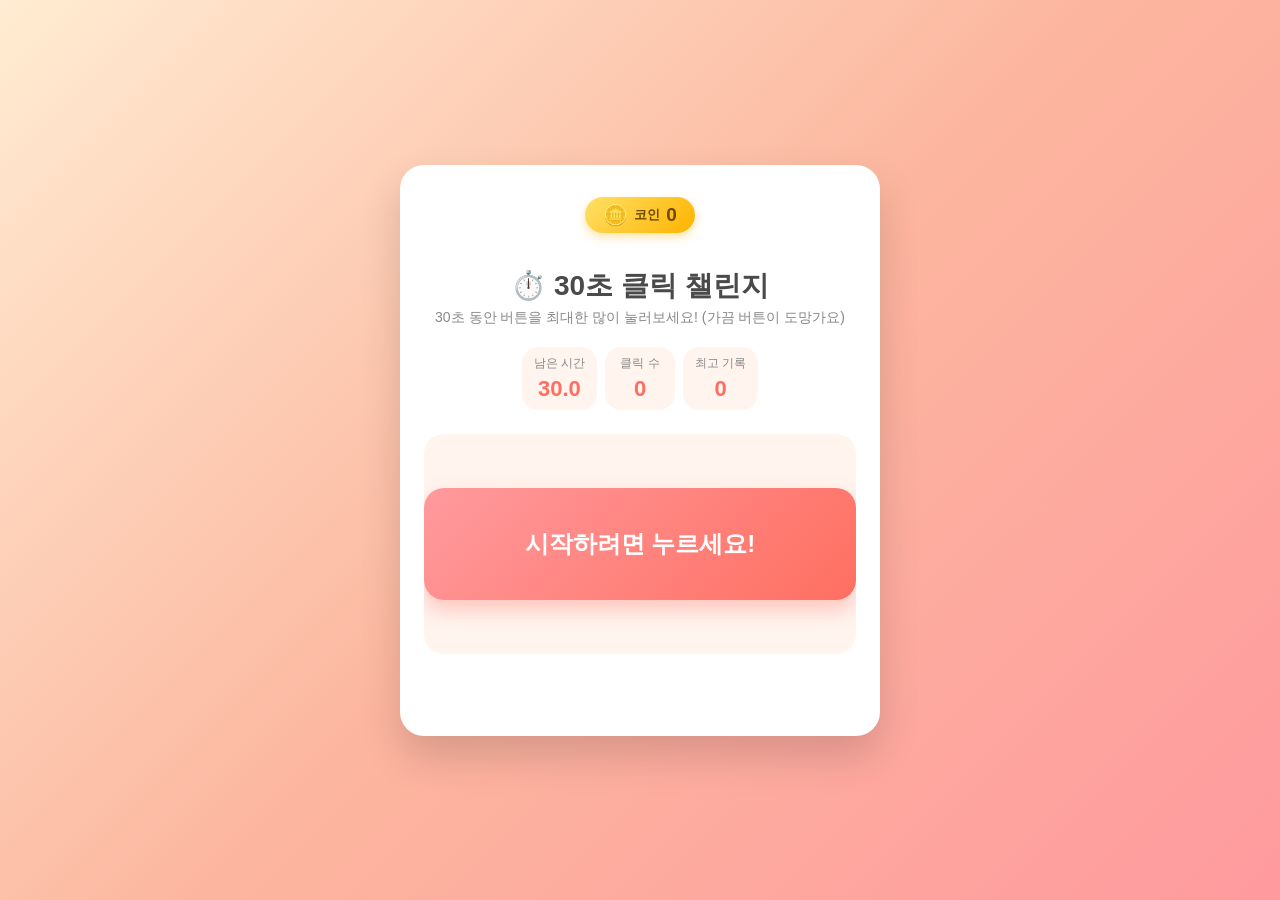
<file: index.html>
<!DOCTYPE html>
<html lang="ko">
<head>
<meta charset="UTF-8">
<meta name="viewport" content="width=device-width, initial-scale=1.0, maximum-scale=1.0, user-scalable=no">
<title>30초 클릭 스피드 테스트</title>
<link rel="stylesheet" href="cps.css">
</head>
<body>
  <div class="container">
    <div class="coin-banner">
      <span class="coin-icon">🪙</span>
      <span class="coin-label">코인</span>
      <span id="coinCount" class="coin-value">0</span>
    </div>

    <h1>⏱️ 30초 클릭 챌린지</h1>
    <p class="subtitle">30초 동안 버튼을 최대한 많이 눌러보세요! (가끔 버튼이 도망가요)</p>

    <div class="stats">
      <div class="stat-box">
        <div class="stat-label">남은 시간</div>
        <div id="timeLeft" class="stat-value">30.0</div>
      </div>
      <div class="stat-box">
        <div class="stat-label">클릭 수</div>
        <div id="clickCount" class="stat-value">0</div>
      </div>
      <div class="stat-box">
        <div class="stat-label">최고 기록</div>
        <div id="bestScore" class="stat-value">0</div>
      </div>
    </div>

    <div id="arena" class="arena">
      <button id="clickBtn" class="click-btn">시작하려면 누르세요!</button>
      <button id="gateBtn" class="gate-btn" type="button">100개<br>넘어가기<br><span class="gate-cost">100코인</span></button>
    </div>

    <div id="resultMessage" class="result-message"></div>
  </div>

  <div id="fireworks" class="fireworks-layer"></div>

<script src="cps.js"></script>
</body>
</html>
</file>
<file: cps.css>
* {
  box-sizing: border-box;
  -webkit-tap-highlight-color: transparent;
}

html, body {
  overscroll-behavior: none;
}

body {
  margin: 0;
  min-height: 100vh;
  display: flex;
  align-items: center;
  justify-content: center;
  font-family: "Segoe UI", "Malgun Gothic", sans-serif;
  background: linear-gradient(135deg, #ffecd2 0%, #fcb69f 50%, #ff9a9e 100%);
  padding: 20px;
  touch-action: manipulation;
  user-select: none;
  -webkit-user-select: none;
}

button {
  touch-action: manipulation;
  -webkit-touch-callout: none;
}

.container {
  background: #ffffff;
  border-radius: 24px;
  padding: 32px 24px;
  max-width: 480px;
  width: 100%;
  text-align: center;
  box-shadow: 0 20px 40px rgba(0, 0, 0, 0.15);
  position: relative;
}

h1 {
  margin: 20px 0 4px;
  font-size: 28px;
  color: #4a4a4a;
}

.subtitle {
  margin: 0 0 20px;
  font-size: 14px;
  color: #888;
}

.stats {
  display: flex;
  flex-wrap: wrap;
  justify-content: center;
  gap: 8px;
  margin-bottom: 24px;
}

.stat-box {
  background: #fff4ee;
  border-radius: 16px;
  padding: 8px 12px;
  min-width: 70px;
}

.stat-label {
  font-size: 12px;
  color: #888;
  margin-bottom: 4px;
}

.stat-value {
  font-size: 22px;
  font-weight: bold;
  color: #ff6f61;
}

.coin-banner {
  display: inline-flex;
  align-items: center;
  gap: 6px;
  background: linear-gradient(135deg, #ffe066 0%, #ffb300 100%);
  color: #6b4a00;
  font-weight: bold;
  padding: 6px 18px;
  border-radius: 999px;
  margin: 0 auto 14px;
  box-shadow: 0 4px 10px rgba(255, 179, 0, 0.35);
}

.coin-icon {
  font-size: 20px;
}

.coin-label {
  font-size: 13px;
}

.coin-value {
  font-size: 19px;
}

.arena {
  position: relative;
  height: 220px;
  display: flex;
  align-items: center;
  justify-content: center;
  background: #fff4ee;
  border-radius: 20px;
  overflow: hidden;
}

.click-btn {
  position: relative;
  overflow: hidden;
  width: 100%;
  padding: 40px 16px;
  font-size: 24px;
  font-weight: bold;
  color: #fff;
  background: linear-gradient(135deg, #ff9a9e 0%, #ff6f61 100%);
  border: none;
  border-radius: 20px;
  cursor: pointer;
  transition: transform 0.1s, box-shadow 0.1s;
  box-shadow: 0 10px 20px rgba(255, 111, 97, 0.35);
}

.tap-ripple {
  position: absolute;
  width: 12px;
  height: 12px;
  background: rgba(255, 255, 255, 0.7);
  border-radius: 50%;
  transform: translate(-50%, -50%) scale(0);
  animation: ripple-expand 0.5s ease-out forwards;
  pointer-events: none;
}

@keyframes ripple-expand {
  to {
    transform: translate(-50%, -50%) scale(14);
    opacity: 0;
  }
}

.click-btn:active {
  transform: scale(0.96);
  box-shadow: 0 4px 10px rgba(255, 111, 97, 0.35);
}

.click-btn:disabled {
  cursor: default;
}

.click-btn.running {
  position: absolute;
  width: 150px;
  height: 90px;
  padding: 0;
  font-size: 18px;
  background: linear-gradient(135deg, #ff6f61 0%, #e8433a 100%);
  transition: left 0.12s ease-out, top 0.12s ease-out, transform 0.1s;
}

.gate-btn {
  display: none;
  overflow: hidden;
  position: absolute;
  right: 12px;
  top: 50%;
  transform: translateY(-50%);
  width: 110px;
  height: 100px;
  flex-direction: column;
  align-items: center;
  justify-content: center;
  gap: 2px;
  font-size: 15px;
  font-weight: bold;
  line-height: 1.3;
  color: #6b4a00;
  background: linear-gradient(135deg, #ffe066 0%, #ffb300 100%);
  border: none;
  border-radius: 16px;
  cursor: pointer;
  box-shadow: 0 8px 16px rgba(255, 179, 0, 0.4);
}

.gate-btn.visible {
  display: flex;
}

.gate-btn .gate-cost {
  font-size: 12px;
  font-weight: normal;
  color: #8a6d00;
}

.gate-btn.insufficient {
  filter: grayscale(0.6);
  opacity: 0.8;
}

.gate-btn.shake {
  animation: decoy-shake 0.3s;
}

@keyframes decoy-shake {
  0%, 100% { transform: translateY(-50%) translateX(0); }
  25% { transform: translateY(-50%) translateX(-6px); }
  75% { transform: translateY(-50%) translateX(6px); }
}

.stat-value.milestone {
  color: #2ecc71;
}

.stat-value.milestone-2 {
  color: #2563eb;
}

.decoy-btn {
  opacity: 0.97;
}

.eruption-overlay {
  position: fixed;
  inset: 0;
  z-index: 10000;
  display: flex;
  align-items: center;
  justify-content: center;
  background: radial-gradient(circle at 50% 100%, #6b1a05 0%, #2a0a02 55%, #000 100%);
  animation-name: eruption-fade;
  animation-timing-function: ease-in-out;
  animation-fill-mode: forwards;
  overflow: hidden;
  pointer-events: none;
}

@keyframes eruption-fade {
  0% { opacity: 0; }
  8% { opacity: 1; }
  85% { opacity: 1; }
  100% { opacity: 0; }
}

.eruption-emoji {
  font-size: 160px;
  animation-name: eruption-emoji-pulse;
  animation-timing-function: ease-in-out;
  filter: drop-shadow(0 0 50px #ff6a00);
}

@keyframes eruption-emoji-pulse {
  0% { transform: scale(0.5); }
  15% { transform: scale(1.2); }
  30% { transform: scale(1); }
  45% { transform: scale(1.15); }
  60% { transform: scale(1); }
  100% { transform: scale(1); }
}

.lava-particle {
  position: fixed;
  width: 14px;
  height: 14px;
  border-radius: 50%;
  top: 0;
  left: 0;
  animation-name: lava-burst;
  animation-timing-function: ease-out;
  animation-fill-mode: forwards;
  pointer-events: none;
}

@keyframes lava-burst {
  0% {
    transform: translate(0, 0) scale(1);
    opacity: 1;
  }
  50% {
    transform: translate(calc(var(--dx) * 0.7), var(--dy)) scale(1);
    opacity: 1;
  }
  100% {
    transform: translate(var(--dx), calc(var(--dy) + 80px)) scale(0.3);
    opacity: 0;
  }
}

body.erupting {
  animation: body-shake 0.4s;
}

@keyframes body-shake {
  0%, 100% { transform: translate(0, 0); }
  20% { transform: translate(-8px, 4px); }
  40% { transform: translate(8px, -4px); }
  60% { transform: translate(-6px, 6px); }
  80% { transform: translate(6px, -6px); }
}

.result-message {
  margin-top: 20px;
  font-size: 20px;
  font-weight: bold;
  min-height: 30px;
  color: #444;
}

.result-message.new-record {
  color: #2ecc71;
}

.fireworks-layer {
  position: fixed;
  inset: 0;
  pointer-events: none;
  overflow: hidden;
  z-index: 9999;
}

.firework-particle {
  position: absolute;
  width: 8px;
  height: 8px;
  border-radius: 50%;
  top: 0;
  left: 0;
  animation: firework-burst 0.9s ease-out forwards;
}

@keyframes firework-burst {
  0% {
    transform: translate(0, 0) scale(1);
    opacity: 1;
  }
  100% {
    transform: translate(var(--dx), var(--dy)) scale(0.4);
    opacity: 0;
  }
}
</file>
